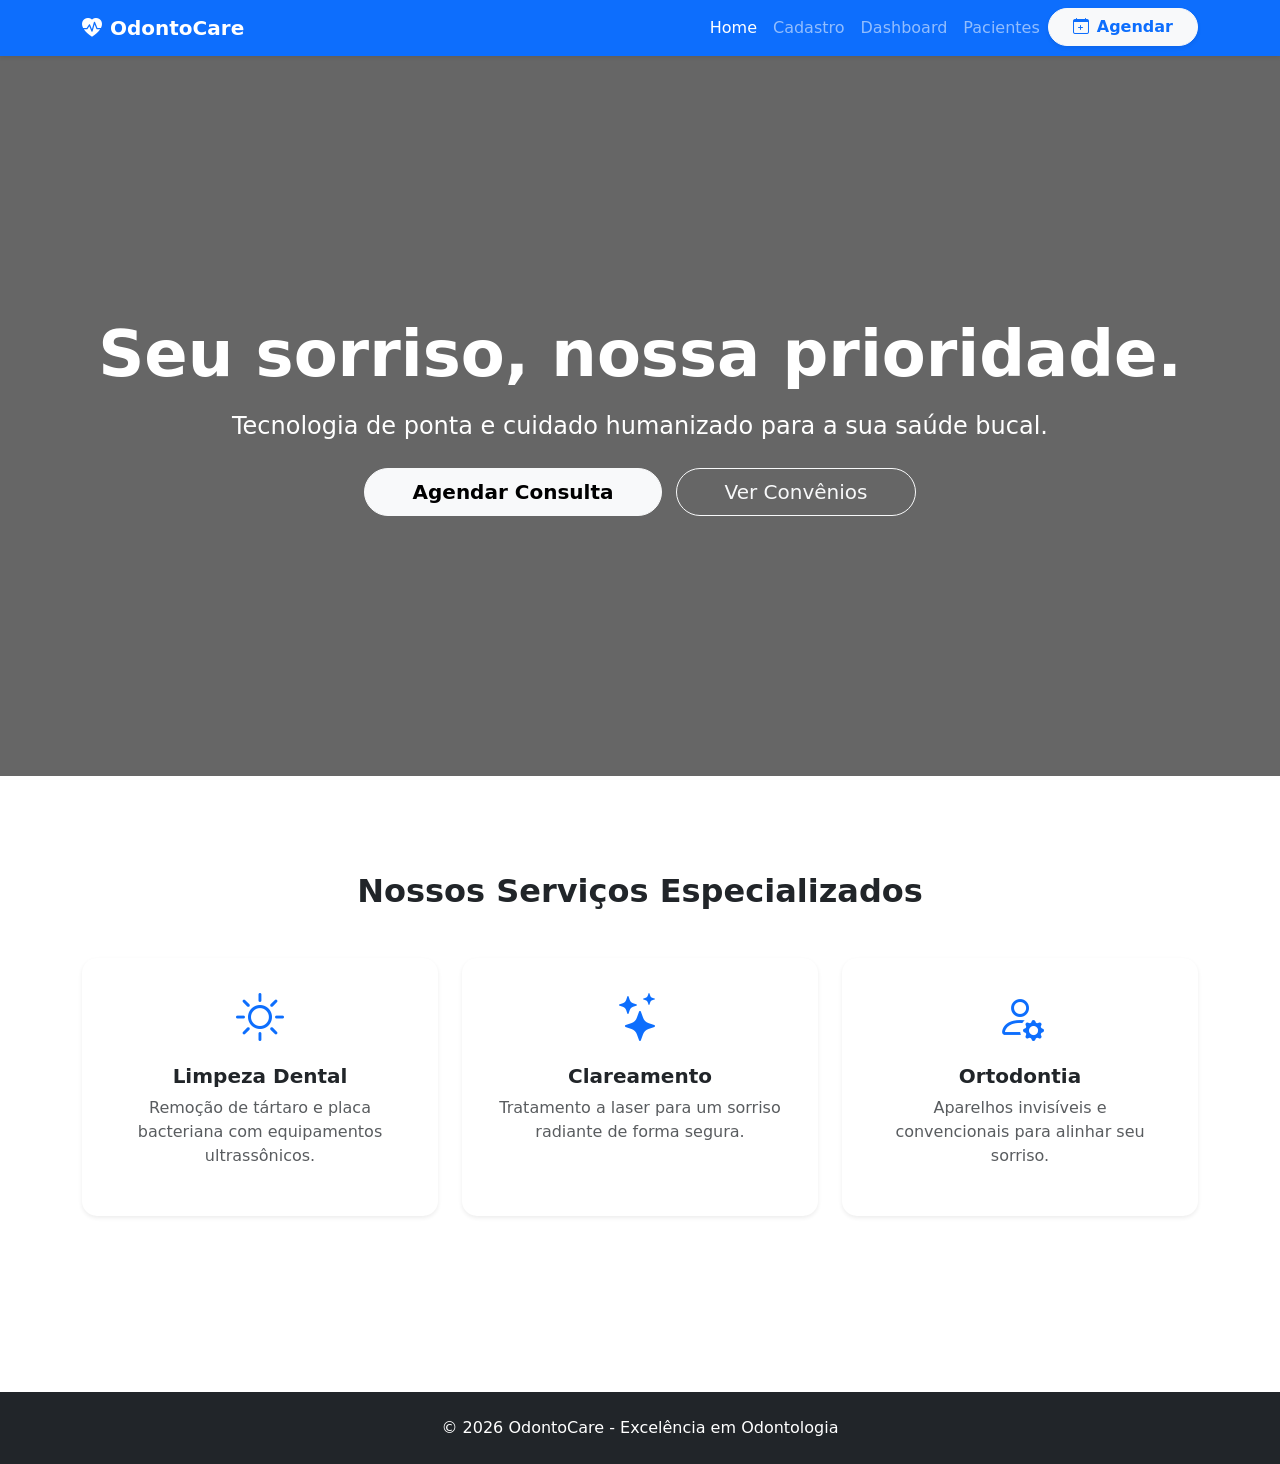
<file: index.html>
<!doctype html>
<html lang="pt-br">
  <head>
    <meta charset="UTF-8" />
    <meta name="viewport" content="width=device-width, initial-scale=1.0" />
    <title>OdontoCare | Home</title>
    <link
      href="https://cdn.jsdelivr.net/npm/bootstrap@5.3.2/dist/css/bootstrap.min.css"
      rel="stylesheet"
    />
    <link
      rel="stylesheet"
      href="https://cdn.jsdelivr.net/npm/bootstrap-icons@1.11.1/font/bootstrap-icons.css"
    />
    <link rel="stylesheet" href="css/style.css" />
  </head>

  <body>
    <nav
      class="navbar navbar-expand-lg navbar-dark bg-primary shadow-sm sticky-top"
    >
      <div class="container">
        <a class="navbar-brand fw-bold" href="index.html"
          ><i class="bi bi-heart-pulse-fill me-2"></i>OdontoCare</a
        >
        <button
          class="navbar-toggler"
          type="button"
          data-bs-toggle="collapse"
          data-bs-target="#menu"
        >
          <span class="navbar-toggler-icon"></span>
        </button>
        <div class="collapse navbar-collapse" id="menu">
          <ul class="navbar-nav ms-auto">
            <li class="nav-item">
              <a class="nav-link active" href="index.html">Home</a>
            </li>
            <li class="nav-item">
              <a class="nav-link" href="cadastro.html">Cadastro</a>
            </li>
            <li class="nav-item">
              <a class="nav-link" href="dashboard.html">Dashboard</a>
            </li>
            <li class="nav-item">
              <a class="nav-link" href="pacientes.html">Pacientes</a>
            </li>
            <li class="nav-item">
              <a
                class="btn btn-light text-primary fw-bold rounded-pill px-4 shadow-sm"
                href="agendamento.html"
              >
                <i class="bi bi-calendar-plus me-2"></i>Agendar
              </a>
            </li>
          </ul>
        </div>
      </div>
    </nav>

    <section class="hero">
      <div class="container text-center text-white">
        <h1 class="display-3 fw-bold mb-3">Seu sorriso, nossa prioridade.</h1>
        <p class="lead mb-4 fs-4">
          Tecnologia de ponta e cuidado humanizado para a sua saúde bucal.
        </p>
        <div class="d-grid gap-2 d-md-block">
          <button
            class="btn btn-light btn-lg px-5 rounded-pill fw-bold me-md-2"
          >
            <a class="nav-link" href="agendamento.html">Agendar Consulta</a>
          </button>
          <button class="btn btn-outline-light btn-lg px-5 rounded-pill">
            Ver Convênios
          </button>
        </div>
      </div>
    </section>

    <section class="container my-5 py-5">
      <h2 class="text-center fw-bold mb-5">Nossos Serviços Especializados</h2>
      <div class="row g-4">
        <div class="col-md-4">
          <div class="card h-100 shadow-sm p-3">
            <div class="card-body text-center">
              <div class="display-5 text-primary mb-3">
                <i class="bi bi-brightness-high"></i>
              </div>
              <h5 class="card-title fw-bold">Limpeza Dental</h5>
              <p class="text-muted">
                Remoção de tártaro e placa bacteriana com equipamentos
                ultrassônicos.
              </p>
            </div>
          </div>
        </div>
        <div class="col-md-4">
          <div class="card h-100 shadow-sm p-3">
            <div class="card-body text-center">
              <div class="display-5 text-primary mb-3">
                <i class="bi bi-stars"></i>
              </div>
              <h5 class="card-title fw-bold">Clareamento</h5>
              <p class="text-muted">
                Tratamento a laser para um sorriso radiante de forma segura.
              </p>
            </div>
          </div>
        </div>
        <div class="col-md-4">
          <div class="card h-100 shadow-sm p-3">
            <div class="card-body text-center">
              <div class="display-5 text-primary mb-3">
                <i class="bi bi-person-gear"></i>
              </div>
              <h5 class="card-title fw-bold">Ortodontia</h5>
              <p class="text-muted">
                Aparelhos invisíveis e convencionais para alinhar seu sorriso.
              </p>
            </div>
          </div>
        </div>
      </div>
    </section>

    <footer class="bg-dark text-white text-center p-4">
      <p class="mb-0">© 2026 OdontoCare - Excelência em Odontologia</p>
    </footer>

    <script src="https://cdn.jsdelivr.net/npm/bootstrap@5.3.2/dist/js/bootstrap.bundle.min.js"></script>
  </body>
</html>
</file>
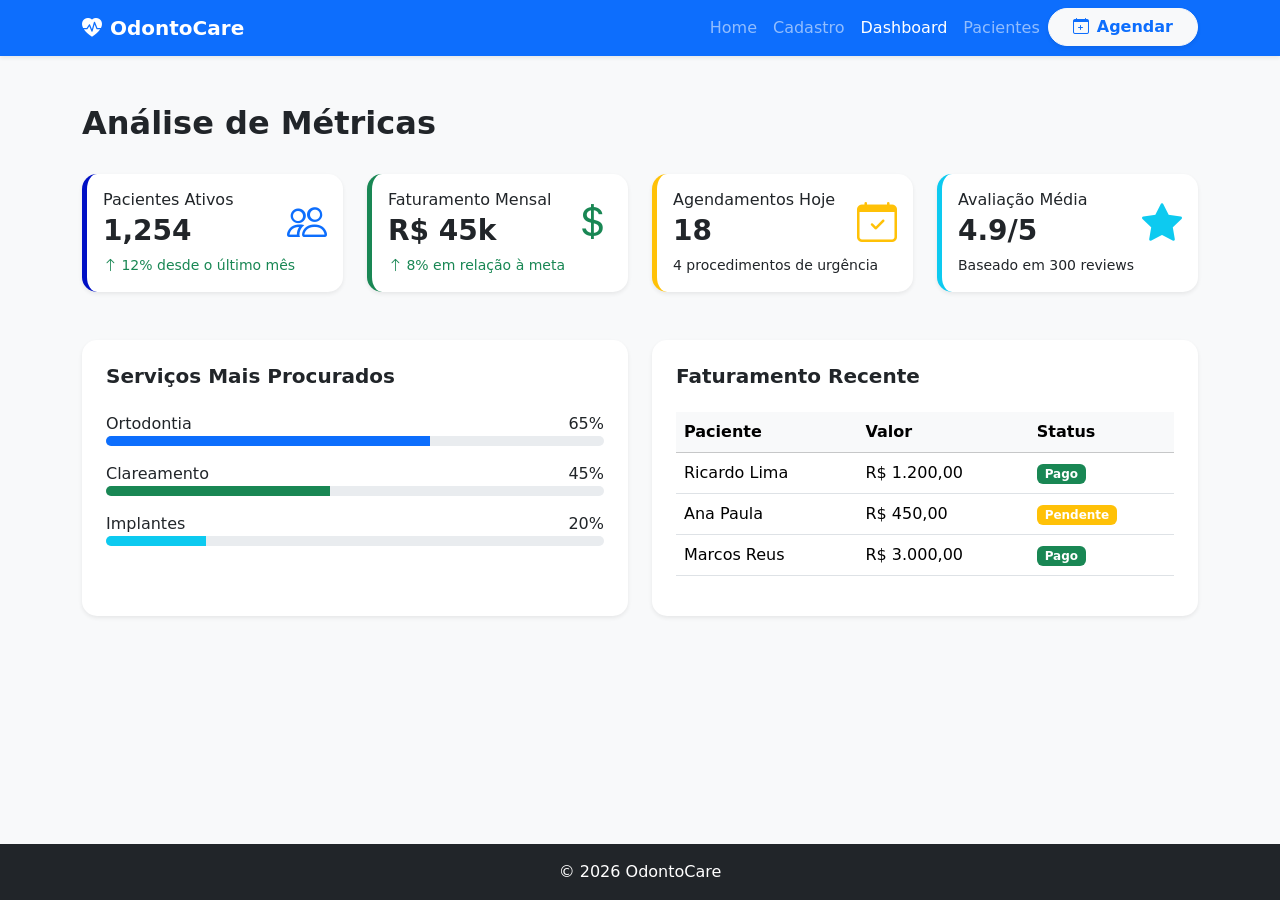
<file: dashboard.html>
<!doctype html>
<html lang="pt-br">
  <head>
    <meta charset="UTF-8" />
    <meta name="viewport" content="width=device-width, initial-scale=1.0" />
    <title>OdontoCare | Dashboard</title>
    <link
      href="https://cdn.jsdelivr.net/npm/bootstrap@5.3.2/dist/css/bootstrap.min.css"
      rel="stylesheet"
    />
    <link
      rel="stylesheet"
      href="https://cdn.jsdelivr.net/npm/bootstrap-icons@1.11.1/font/bootstrap-icons.css"
    />
    <link rel="stylesheet" href="css/style.css" />
  </head>
  <body class="bg-light">
    <nav
      class="navbar navbar-expand-lg navbar-dark bg-primary shadow-sm sticky-top"
    >
      <div class="container">
        <a class="navbar-brand fw-bold" href="index.html"
          ><i class="bi bi-heart-pulse-fill me-2"></i>OdontoCare</a
        >
        <button
          class="navbar-toggler"
          type="button"
          data-bs-toggle="collapse"
          data-bs-target="#menu"
        >
          <span class="navbar-toggler-icon"></span>
        </button>
        <div class="collapse navbar-collapse" id="menu">
          <ul class="navbar-nav ms-auto">
            <li class="nav-item">
              <a class="nav-link" href="index.html">Home</a>
            </li>
            <li class="nav-item">
              <a class="nav-link" href="cadastro.html">Cadastro</a>
            </li>
            <li class="nav-item">
              <a class="nav-link active" href="dashboard.html">Dashboard</a>
            </li>
            <li class="nav-item">
              <a class="nav-link" href="pacientes.html">Pacientes</a>
            </li>
            <li class="nav-item">
              <a
                class="btn btn-light text-primary fw-bold rounded-pill px-4 shadow-sm"
                href="agendamento.html"
              >
                <i class="bi bi-calendar-plus me-2"></i>Agendar
              </a>
            </li>
          </ul>
        </div>
      </div>
    </nav>

    <div class="container mt-5">
      <div class="d-flex justify-content-between align-items-center mb-4">
        <h2 class="fw-bold">Análise de Métricas</h2>
      </div>

      <div class="row g-4 mb-5">
        <div class="col-md-3">
          <div
            class="card shadow-sm p-3"
            style="border-left: 5px solid #0010c5"
          >
            <div class="d-flex justify-content-between align-items-center">
              <div>
                <h6 class="mb-1">Pacientes Ativos</h6>
                <h3 class="fw-bold">1,254</h3>
              </div>
              <i class="bi bi-people text-primary fs-1"></i>
            </div>
            <small class="text-success"
              ><i class="bi bi-arrow-up"></i> 12% desde o último mês</small
            >
          </div>
        </div>
        <div class="col-md-3">
          <div
            class="card shadow-sm p-3"
            style="border-left: 5px solid #198754"
          >
            <div class="d-flex justify-content-between align-items-center">
              <div>
                <h6 class="mb-1">Faturamento Mensal</h6>
                <h3 class="fw-bold">R$ 45k</h3>
              </div>
              <i class="bi bi-currency-dollar text-success fs-1"></i>
            </div>
            <small class="text-success"
              ><i class="bi bi-arrow-up"></i> 8% em relação à meta</small
            >
          </div>
        </div>
        <div class="col-md-3">
          <div
            class="card shadow-sm p-3"
            style="border-left: 5px solid #ffc107"
          >
            <div class="d-flex justify-content-between align-items-center">
              <div>
                <h6 class="mb-1">Agendamentos Hoje</h6>
                <h3 class="fw-bold">18</h3>
              </div>
              <i class="bi bi-calendar-check text-warning fs-1"></i>
            </div>
            <small>4 procedimentos de urgência</small>
          </div>
        </div>
        <div class="col-md-3">
          <div
            class="card shadow-sm p-3"
            style="border-left: 5px solid #0dcaf0"
          >
            <div class="d-flex justify-content-between align-items-center">
              <div>
                <h6 class="mb-1">Avaliação Média</h6>
                <h3 class="fw-bold">4.9/5</h3>
              </div>
              <i class="bi bi-star-fill text-info fs-1"></i>
            </div>
            <small>Baseado em 300 reviews</small>
          </div>
        </div>
      </div>

      <div class="row g-4">
        <div class="col-md-6">
          <div class="card shadow-sm p-4 h-100">
            <h5 class="fw-bold mb-4">Serviços Mais Procurados</h5>
            <div class="mb-3">
              <label class="d-flex justify-content-between"
                ><span>Ortodontia</span> <span>65%</span></label
              >
              <div class="progress" style="height: 10px">
                <div class="progress-bar" style="width: 65%"></div>
              </div>
            </div>
            <div class="mb-3">
              <label class="d-flex justify-content-between"
                ><span>Clareamento</span> <span>45%</span></label
              >
              <div class="progress" style="height: 10px">
                <div class="progress-bar bg-success" style="width: 45%"></div>
              </div>
            </div>
            <div class="mb-3">
              <label class="d-flex justify-content-between"
                ><span>Implantes</span> <span>20%</span></label
              >
              <div class="progress" style="height: 10px">
                <div class="progress-bar bg-info" style="width: 20%"></div>
              </div>
            </div>
          </div>
        </div>

        <div class="col-md-6">
          <div class="card shadow-sm p-4 h-100">
            <h5 class="fw-bold mb-4">Faturamento Recente</h5>
            <div class="table-responsive">
              <table class="table table-hover align-middle">
                <thead class="table-light">
                  <tr>
                    <th>Paciente</th>
                    <th>Valor</th>
                    <th>Status</th>
                  </tr>
                </thead>
                <tbody>
                  <tr>
                    <td>Ricardo Lima</td>
                    <td>R$ 1.200,00</td>
                    <td><span class="badge bg-success">Pago</span></td>
                  </tr>
                  <tr>
                    <td>Ana Paula</td>
                    <td>R$ 450,00</td>
                    <td><span class="badge bg-warning">Pendente</span></td>
                  </tr>
                  <tr>
                    <td>Marcos Reus</td>
                    <td>R$ 3.000,00</td>
                    <td><span class="badge bg-success">Pago</span></td>
                  </tr>
                </tbody>
              </table>
            </div>
          </div>
        </div>
      </div>
    </div>

    <footer class="bg-dark text-white text-center p-3">
      © 2026 OdontoCare
    </footer>

    <script src="https://cdn.jsdelivr.net/npm/bootstrap@5.3.2/dist/js/bootstrap.bundle.min.js"></script>
  </body>
</html>
</file>
<file: css/style.css>
/* Efeito Hero com Overlay */
.hero {
  background:
    linear-gradient(rgba(0, 0, 0, 0.6), rgba(0, 0, 0, 0.6)),
    url("https://images.unsplash.com/photo-1629909613654-28e377c37b09?q=80&w=2070&auto=format&fit=crop");
  background-size: cover;
  background-position: center;
  background-attachment: fixed; /* Efeito Parallax */
  min-height: 80vh;
  display: flex;
  align-items: center;
  justify-content: center;
}

/* Cards Modernos */
.card {
  border: none;
  border-radius: 15px;
  transition: all 0.3s ease;
}

.card:hover {
  transform: translateY(-10px);
  box-shadow: 0 10px 20px rgba(0, 0, 0, 0.15) !important;
}

/* Dashboard Widgets */
.stat-card {
  border-left: 5px solid #0d6efd;
}

/* Responsividade de tabelas */
@media (max-width: 768px) {
  .hero h1 {
    font-size: 2.5rem;
  }
  .table-responsive {
    border: 0;
  }
}

footer {
  margin-top: 80px;
}
html,
body {
  height: 100%;
}

body {
  display: flex;
  flex-direction: column;
}

.container {
  flex: 1;
}
</file>
